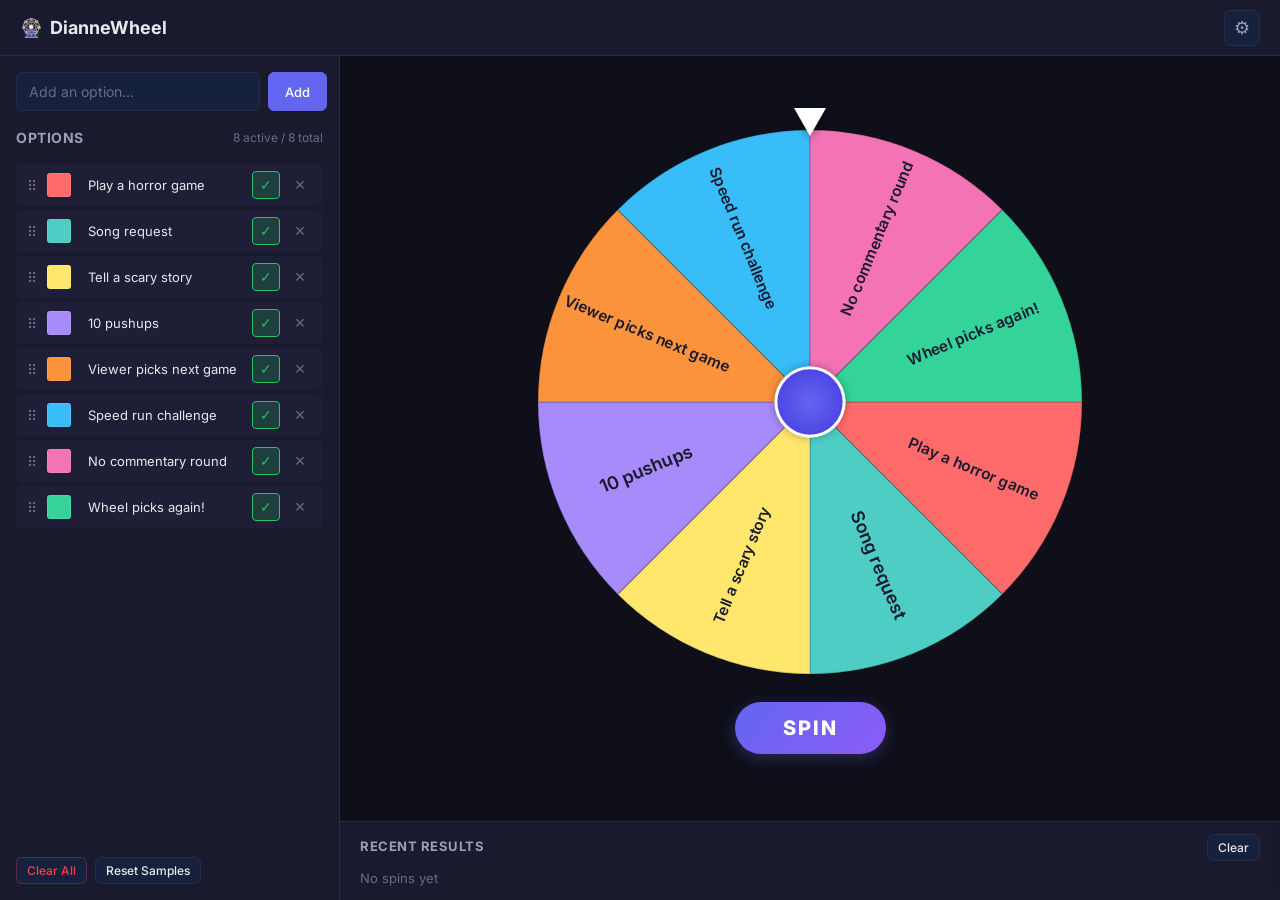
<file: index.html>
<!DOCTYPE html>
<html lang="en">
<head>
  <meta charset="UTF-8">
  <meta name="viewport" content="width=device-width, initial-scale=1.0">
  <title>DianneWheel — Spin Wheel for spookydianne</title>
  <meta name="description" content="Channel point redemption spin wheel for Twitch streamer spookydianne">

  <!-- Preload font -->
  <link rel="preconnect" href="https://fonts.googleapis.com">
  <link rel="preconnect" href="https://fonts.gstatic.com" crossorigin>
  <link href="https://fonts.googleapis.com/css2?family=Inter:wght@400;500;600;700;800&display=swap" rel="stylesheet">

  <link rel="stylesheet" href="css/style.css">
</head>
<body>

<div class="app-layout">

  <!-- ===== Top bar ===== -->
  <header id="top-bar">
    <div class="app-title">
      <span>🎡</span> DianneWheel
    </div>
    <div class="topbar-actions">
      <button id="settings-toggle" class="icon-btn" title="Settings" aria-label="Toggle settings" aria-expanded="false">⚙</button>
    </div>
  </header>

  <!-- ===== Sidebar: Entry editor ===== -->
  <aside id="sidebar">
    <div class="add-form">
      <input type="text" id="add-option-input" placeholder="Add an option..." maxlength="50" aria-label="New option text">
      <button id="add-option-btn" class="btn btn-primary" aria-label="Add option">Add</button>
    </div>

    <div class="options-header">
      <h2>Options</h2>
      <span id="option-count" class="option-count">0 active / 0 total</span>
    </div>

    <div id="options-list" role="list" aria-label="Wheel options"></div>

    <div class="bulk-actions">
      <button id="clear-all-btn" class="btn btn-danger btn-sm">Clear All</button>
      <button id="reset-sample-btn" class="btn btn-sm">Reset Samples</button>
    </div>
  </aside>

  <!-- ===== Main wheel area ===== -->
  <main id="main-area">
    <div class="wheel-container">
      <div class="wheel-pointer" aria-hidden="true"></div>
      <canvas id="wheel-canvas"></canvas>
    </div>
    <button id="spin-btn" aria-label="Spin the wheel">SPIN</button>
  </main>

  <!-- ===== History panel ===== -->
  <section id="history-panel">
    <div class="history-header">
      <h2>Recent Results</h2>
      <button id="clear-history-btn" class="btn btn-sm">Clear</button>
    </div>
    <div id="history-list" aria-live="polite">
      <div class="history-empty">No spins yet</div>
    </div>
  </section>

</div>

<!-- ===== Winner banner (overlay) ===== -->
<div id="winner-banner" role="alert" aria-live="assertive">
  <div class="winner-label">Winner!</div>
  <div id="winner-text"></div>
  <button class="winner-dismiss" onclick="this.parentElement.classList.remove('show')">OK</button>
</div>

<!-- ===== Settings panel (slide-in) ===== -->
<div id="settings-panel" role="dialog" aria-label="Settings">
  <div class="settings-group">
    <h3>Wheel</h3>
    <div class="setting-row">
      <label for="spin-duration">Spin duration</label>
      <div class="range-group">
        <input type="range" id="spin-duration" min="2000" max="10000" step="500">
        <span id="spin-duration-label" class="range-value">5.0s</span>
      </div>
    </div>
    <div class="setting-row">
      <label for="setting-confetti">Confetti</label>
      <div class="toggle-switch">
        <input type="checkbox" id="setting-confetti">
        <span class="toggle-slider"></span>
      </div>
    </div>
    <div class="setting-row">
      <label for="setting-sound">Sound effects</label>
      <div class="toggle-switch">
        <input type="checkbox" id="setting-sound">
        <span class="toggle-slider"></span>
      </div>
    </div>
  </div>

  <div class="settings-group">
    <h3>Display</h3>
    <div class="setting-row">
      <label for="setting-transparent">Transparent background</label>
      <div class="toggle-switch">
        <input type="checkbox" id="setting-transparent">
        <span class="toggle-slider"></span>
      </div>
    </div>
    <div class="setting-row">
      <label for="setting-controls">Show controls</label>
      <div class="toggle-switch">
        <input type="checkbox" id="setting-controls">
        <span class="toggle-slider"></span>
      </div>
    </div>
  </div>

  <div class="settings-group">
    <h3>Data</h3>
    <div style="display: flex; gap: 8px; flex-wrap: wrap;">
      <button id="export-btn" class="btn btn-sm">Export JSON</button>
      <button id="import-btn" class="btn btn-sm">Import JSON</button>
      <input type="file" id="import-input" accept=".json" class="sr-only">
    </div>
  </div>

  <div class="settings-group">
    <h3>Reset</h3>
    <button id="reset-all-btn" class="btn btn-danger btn-sm">Reset Everything</button>
  </div>
</div>

<!-- ===== Notice toast ===== -->
<div id="notice" class="notice" aria-live="polite"></div>

<!-- ===== App script ===== -->
<script type="module" src="js/app.js"></script>

</body>
</html>
</file>
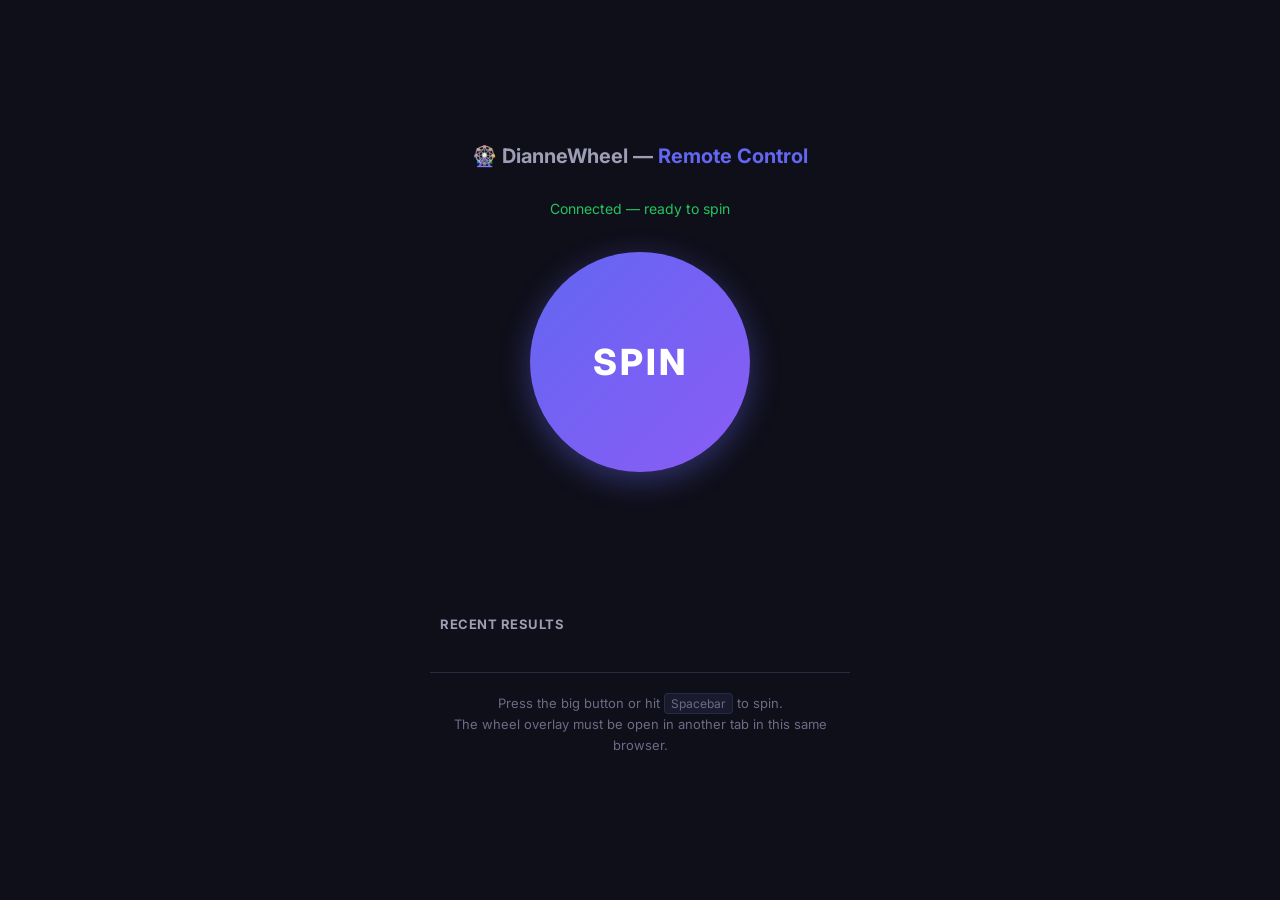
<file: control.html>
<!DOCTYPE html>
<html lang="en">
<head>
  <meta charset="UTF-8">
  <meta name="viewport" content="width=device-width, initial-scale=1.0">
  <title>DianneWheel — Remote Control</title>
  <link rel="preconnect" href="https://fonts.googleapis.com">
  <link rel="preconnect" href="https://fonts.gstatic.com" crossorigin>
  <link href="https://fonts.googleapis.com/css2?family=Inter:wght@400;600;800&display=swap" rel="stylesheet">
  <style>
    *, *::before, *::after { box-sizing: border-box; margin: 0; padding: 0; }

    body {
      font-family: 'Inter', system-ui, sans-serif;
      background: #0f0f1a;
      color: #e8e8f0;
      min-height: 100vh;
      display: flex;
      flex-direction: column;
      align-items: center;
      justify-content: center;
      gap: 32px;
      padding: 24px;
    }

    h1 {
      font-size: 20px;
      font-weight: 700;
      color: #9d9db5;
    }

    h1 span { color: #6366f1; }

    #spin-btn {
      width: 220px;
      height: 220px;
      border-radius: 50%;
      border: none;
      background: linear-gradient(135deg, #6366f1, #8b5cf6);
      color: white;
      font-size: 36px;
      font-weight: 800;
      font-family: inherit;
      letter-spacing: 3px;
      cursor: pointer;
      transition: all 0.2s;
      box-shadow: 0 8px 30px rgba(99, 102, 241, 0.4);
      text-transform: uppercase;
    }

    #spin-btn:hover:not(:disabled) {
      transform: scale(1.05);
      box-shadow: 0 12px 40px rgba(99, 102, 241, 0.5);
    }

    #spin-btn:active:not(:disabled) {
      transform: scale(0.97);
    }

    #spin-btn:disabled {
      opacity: 0.5;
      cursor: not-allowed;
    }

    #status {
      font-size: 14px;
      color: #6b6b85;
      text-align: center;
      min-height: 20px;
    }

    #status.connected { color: #22c55e; }
    #status.error { color: #ef4444; }

    #winner-display {
      text-align: center;
      min-height: 80px;
      display: flex;
      flex-direction: column;
      align-items: center;
      gap: 6px;
    }

    .winner-label {
      font-size: 12px;
      text-transform: uppercase;
      letter-spacing: 2px;
      color: #6366f1;
    }

    .winner-text {
      font-size: 28px;
      font-weight: 800;
      color: #e8e8f0;
    }

    .winner-time {
      font-size: 12px;
      color: #6b6b85;
    }

    #history {
      width: 100%;
      max-width: 400px;
    }

    #history h2 {
      font-size: 13px;
      color: #9d9db5;
      text-transform: uppercase;
      letter-spacing: 0.5px;
      margin-bottom: 8px;
    }

    .history-list {
      display: flex;
      flex-direction: column;
      gap: 4px;
    }

    .history-item {
      display: flex;
      justify-content: space-between;
      padding: 6px 12px;
      background: #1a1a2e;
      border-radius: 6px;
      font-size: 13px;
    }

    .history-item .label { color: #e8e8f0; font-weight: 500; }
    .history-item .time { color: #6b6b85; }

    .hint {
      max-width: 420px;
      text-align: center;
      font-size: 13px;
      color: #6b6b85;
      line-height: 1.6;
      border-top: 1px solid #2a2a42;
      padding-top: 20px;
    }

    kbd {
      background: #1a1a2e;
      border: 1px solid #2a2a42;
      border-radius: 4px;
      padding: 2px 6px;
      font-family: inherit;
      font-size: 12px;
    }
  </style>
</head>
<body>

  <h1><span>🎡</span> DianneWheel — <span id="wheel-name">Remote Control</span></h1>

  <div id="status">Connecting to wheel...</div>

  <button id="spin-btn">SPIN</button>

  <div id="winner-display"></div>

  <div id="history">
    <h2>Recent Results</h2>
    <div class="history-list" id="history-list"></div>
  </div>

  <div class="hint">
    Press the big button or hit <kbd>Spacebar</kbd> to spin.<br>
    The wheel overlay must be open in another tab in this same browser.
  </div>

  <script>
    const spinBtn = document.getElementById('spin-btn');
    const statusEl = document.getElementById('status');
    const winnerEl = document.getElementById('winner-display');
    const historyList = document.getElementById('history-list');

    let channel = null;
    let spinning = false;
    const results = [];

    // Read ?wheel= param so control page connects to the right wheel
    const params = new URLSearchParams(window.location.search);
    const wheelId = params.get('wheel') || 'default';
    const channelName = wheelId === 'default' ? 'diannewheel' : `diannewheel_${wheelId}`;

    // Show which wheel this controls
    if (wheelId !== 'default') {
      document.getElementById('wheel-name').textContent = `${wheelId} wheel`;
    }

    // --- BroadcastChannel setup ---
    try {
      channel = new BroadcastChannel(channelName);
      statusEl.textContent = `Connected — ready to spin${wheelId !== 'default' ? ` (${wheelId})` : ''}`;
      statusEl.className = 'connected';

      channel.onmessage = (e) => {
        if (e.data?.type === 'result') {
          spinning = false;
          spinBtn.disabled = false;
          spinBtn.textContent = 'SPIN';
          showWinner(e.data.winner);
        }
      };
    } catch {
      statusEl.textContent = 'BroadcastChannel not supported in this browser';
      statusEl.className = 'error';
      spinBtn.disabled = true;
    }

    // --- Spin trigger ---
    function triggerSpin() {
      if (spinning || !channel) return;
      spinning = true;
      spinBtn.disabled = true;
      spinBtn.textContent = '...';
      channel.postMessage({ type: 'spin' });

      // Safety timeout: re-enable after 12s in case result message is lost
      setTimeout(() => {
        if (spinning) {
          spinning = false;
          spinBtn.disabled = false;
          spinBtn.textContent = 'SPIN';
        }
      }, 12000);
    }

    spinBtn.addEventListener('click', triggerSpin);

    // Spacebar trigger
    document.addEventListener('keydown', (e) => {
      if (e.code === 'Space') {
        e.preventDefault();
        triggerSpin();
      }
    });

    // --- Display ---
    function showWinner(winner) {
      const time = new Date(winner.timestamp);
      const timeStr = time.toLocaleTimeString([], { hour: '2-digit', minute: '2-digit' });

      winnerEl.innerHTML = `
        <div class="winner-label">Winner!</div>
        <div class="winner-text">${escapeHtml(winner.label)}</div>
        <div class="winner-time">${timeStr}</div>
      `;

      results.unshift(winner);
      if (results.length > 10) results.length = 10;
      renderHistory();
    }

    function renderHistory() {
      if (results.length === 0) {
        historyList.innerHTML = '';
        return;
      }
      historyList.innerHTML = results.map(r => {
        const time = new Date(r.timestamp);
        const timeStr = time.toLocaleTimeString([], { hour: '2-digit', minute: '2-digit' });
        return `<div class="history-item">
          <span class="label">${escapeHtml(r.label)}</span>
          <span class="time">${timeStr}</span>
        </div>`;
      }).join('');
    }

    function escapeHtml(str) {
      const div = document.createElement('div');
      div.textContent = str;
      return div.innerHTML;
    }
  </script>

</body>
</html>
</file>
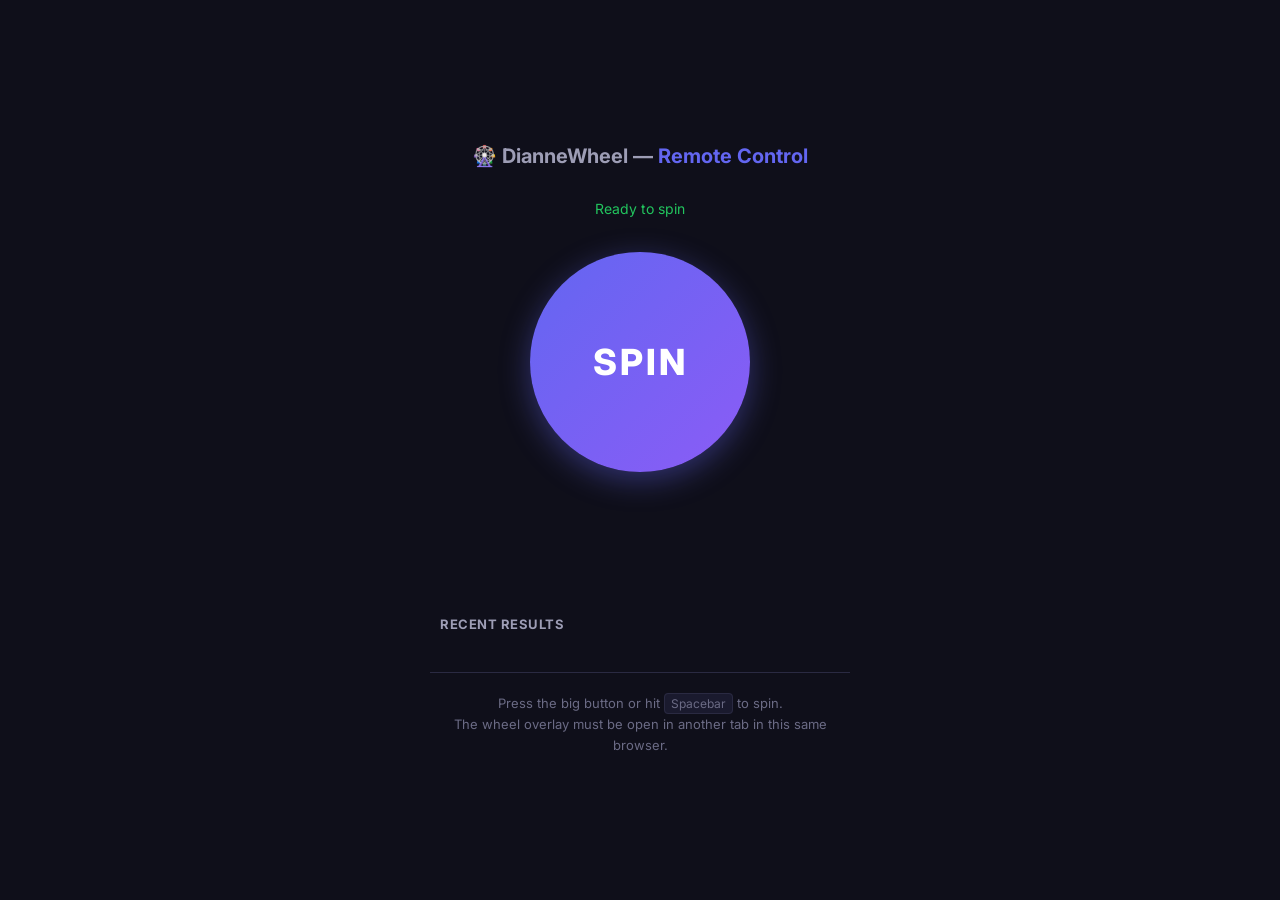
<file: public/control.html>
<!DOCTYPE html>
<html lang="en">
<head>
  <meta charset="UTF-8">
  <meta name="viewport" content="width=device-width, initial-scale=1.0">
  <title>DianneWheel — Remote Control</title>
  <link rel="preconnect" href="https://fonts.googleapis.com">
  <link rel="preconnect" href="https://fonts.gstatic.com" crossorigin>
  <link href="https://fonts.googleapis.com/css2?family=Inter:wght@400;600;800&display=swap" rel="stylesheet">
  <style>
    *, *::before, *::after { box-sizing: border-box; margin: 0; padding: 0; }

    body {
      font-family: 'Inter', system-ui, sans-serif;
      background: #0f0f1a;
      color: #e8e8f0;
      min-height: 100vh;
      display: flex;
      flex-direction: column;
      align-items: center;
      justify-content: center;
      gap: 32px;
      padding: 24px;
    }

    h1 {
      font-size: 20px;
      font-weight: 700;
      color: #9d9db5;
    }

    h1 span { color: #6366f1; }

    #spin-btn {
      width: 220px;
      height: 220px;
      border-radius: 50%;
      border: none;
      background: linear-gradient(135deg, #6366f1, #8b5cf6);
      color: white;
      font-size: 36px;
      font-weight: 800;
      font-family: inherit;
      letter-spacing: 3px;
      cursor: pointer;
      transition: all 0.2s;
      box-shadow: 0 8px 30px rgba(99, 102, 241, 0.4);
      text-transform: uppercase;
    }

    #spin-btn:hover:not(:disabled) {
      transform: scale(1.05);
      box-shadow: 0 12px 40px rgba(99, 102, 241, 0.5);
    }

    #spin-btn:active:not(:disabled) {
      transform: scale(0.97);
    }

    #spin-btn:disabled {
      opacity: 0.5;
      cursor: not-allowed;
    }

    #status {
      font-size: 14px;
      color: #6b6b85;
      text-align: center;
      min-height: 20px;
    }

    #status.connected { color: #22c55e; }
    #status.error { color: #ef4444; }

    #winner-display {
      text-align: center;
      min-height: 80px;
      display: flex;
      flex-direction: column;
      align-items: center;
      gap: 6px;
    }

    .winner-label {
      font-size: 12px;
      text-transform: uppercase;
      letter-spacing: 2px;
      color: #6366f1;
    }

    .winner-text {
      font-size: 28px;
      font-weight: 800;
      color: #e8e8f0;
    }

    .winner-time {
      font-size: 12px;
      color: #6b6b85;
    }

    #history {
      width: 100%;
      max-width: 400px;
    }

    #history h2 {
      font-size: 13px;
      color: #9d9db5;
      text-transform: uppercase;
      letter-spacing: 0.5px;
      margin-bottom: 8px;
    }

    .history-list {
      display: flex;
      flex-direction: column;
      gap: 4px;
    }

    .history-item {
      display: flex;
      justify-content: space-between;
      padding: 6px 12px;
      background: #1a1a2e;
      border-radius: 6px;
      font-size: 13px;
    }

    .history-item .label { color: #e8e8f0; font-weight: 500; }
    .history-item .time { color: #6b6b85; }

    .hint {
      max-width: 420px;
      text-align: center;
      font-size: 13px;
      color: #6b6b85;
      line-height: 1.6;
      border-top: 1px solid #2a2a42;
      padding-top: 20px;
    }

    kbd {
      background: #1a1a2e;
      border: 1px solid #2a2a42;
      border-radius: 4px;
      padding: 2px 6px;
      font-family: inherit;
      font-size: 12px;
    }
  </style>
</head>
<body>

  <h1><span>🎡</span> DianneWheel — <span id="wheel-name">Remote Control</span></h1>

  <div id="status">Connecting to wheel...</div>

  <button id="spin-btn">SPIN</button>

  <div id="winner-display"></div>

  <div id="history">
    <h2>Recent Results</h2>
    <div class="history-list" id="history-list"></div>
  </div>

  <div class="hint">
    Press the big button or hit <kbd>Spacebar</kbd> to spin.<br>
    The wheel overlay must be open in another tab in this same browser.
  </div>

  <script>
    const spinBtn = document.getElementById('spin-btn');
    const statusEl = document.getElementById('status');
    const winnerEl = document.getElementById('winner-display');
    const historyList = document.getElementById('history-list');

    let channel = null;
    let spinning = false;
    const results = [];

    // Read ?wheel= param so control page connects to the right wheel
    const params = new URLSearchParams(window.location.search);
    const wheelId = params.get('wheel') || 'default';
    const channelName = wheelId === 'default' ? 'diannewheel' : `diannewheel_${wheelId}`;

    // Show which wheel this controls
    if (wheelId !== 'default') {
      document.getElementById('wheel-name').textContent = `${wheelId} wheel`;
    }

    // --- BroadcastChannel (fast path for same-browser tabs) ---
    try {
      channel = new BroadcastChannel(channelName);
      channel.onmessage = (e) => {
        if (e.data?.type === 'result') {
          spinning = false;
          spinBtn.disabled = false;
          spinBtn.textContent = 'SPIN';
          showWinner(e.data.winner);
        }
      };
    } catch {
      // BroadcastChannel not available — API relay will handle it
    }

    statusEl.textContent = `Ready to spin${wheelId !== 'default' ? ` (${wheelId})` : ''}`;
    statusEl.className = 'connected';

    // --- Spin trigger ---
    // Sends spin command via both BroadcastChannel (for same-browser)
    // and the API relay (for OBS Browser Source).
    async function triggerSpin() {
      if (spinning) return;
      spinning = true;
      spinBtn.disabled = true;
      spinBtn.textContent = '...';

      // BroadcastChannel — instant for same-browser tabs
      if (channel) {
        channel.postMessage({ type: 'spin' });
      }

      // API relay — reaches OBS Browser Source
      try {
        await fetch('/api/spin', {
          method: 'POST',
          headers: { 'Content-Type': 'application/json' },
          body: JSON.stringify({ wheel: wheelId }),
        });
      } catch {
        // API not available (local dev) — BroadcastChannel is the fallback
      }

      // Safety timeout: re-enable after 12s in case result message is lost
      setTimeout(() => {
        if (spinning) {
          spinning = false;
          spinBtn.disabled = false;
          spinBtn.textContent = 'SPIN';
        }
      }, 12000);
    }

    spinBtn.addEventListener('click', triggerSpin);

    // Spacebar trigger
    document.addEventListener('keydown', (e) => {
      if (e.code === 'Space') {
        e.preventDefault();
        triggerSpin();
      }
    });

    // --- Display ---
    function showWinner(winner) {
      const time = new Date(winner.timestamp);
      const timeStr = time.toLocaleTimeString([], { hour: '2-digit', minute: '2-digit' });

      winnerEl.innerHTML = `
        <div class="winner-label">Winner!</div>
        <div class="winner-text">${escapeHtml(winner.label)}</div>
        <div class="winner-time">${timeStr}</div>
      `;

      results.unshift(winner);
      if (results.length > 10) results.length = 10;
      renderHistory();
    }

    function renderHistory() {
      if (results.length === 0) {
        historyList.innerHTML = '';
        return;
      }
      historyList.innerHTML = results.map(r => {
        const time = new Date(r.timestamp);
        const timeStr = time.toLocaleTimeString([], { hour: '2-digit', minute: '2-digit' });
        return `<div class="history-item">
          <span class="label">${escapeHtml(r.label)}</span>
          <span class="time">${timeStr}</span>
        </div>`;
      }).join('');
    }

    function escapeHtml(str) {
      const div = document.createElement('div');
      div.textContent = str;
      return div.innerHTML;
    }
  </script>

</body>
</html>
</file>
<file: css/style.css>
/* DianneWheel — Spin Wheel for spookydianne */
/* ============================================ */

/* --- Reset & base --- */
*, *::before, *::after {
  box-sizing: border-box;
  margin: 0;
  padding: 0;
}

:root {
  --bg-primary: #0f0f1a;
  --bg-secondary: #1a1a2e;
  --bg-tertiary: #16213e;
  --bg-card: #1e1e36;
  --text-primary: #e8e8f0;
  --text-secondary: #9d9db5;
  --text-muted: #6b6b85;
  --accent: #6366f1;
  --accent-hover: #818cf8;
  --accent-glow: rgba(99, 102, 241, 0.3);
  --danger: #ef4444;
  --success: #22c55e;
  --border: #2a2a42;
  --radius: 10px;
  --radius-sm: 6px;
  --shadow: 0 4px 20px rgba(0, 0, 0, 0.3);
  --font: 'Inter', system-ui, -apple-system, sans-serif;
  --sidebar-width: 340px;
  --topbar-height: 56px;
}

body {
  font-family: var(--font);
  background: var(--bg-primary);
  color: var(--text-primary);
  min-height: 100vh;
  overflow-x: hidden;
  line-height: 1.5;
}

body.transparent-bg {
  background: transparent !important;
}
body.transparent-bg #top-bar,
body.transparent-bg #sidebar,
body.transparent-bg #history-panel {
  background: transparent;
  border-color: transparent;
  box-shadow: none;
}

/* --- Typography --- */
h1, h2, h3 { font-weight: 700; }

/* --- Layout --- */
.app-layout {
  display: grid;
  grid-template-columns: var(--sidebar-width) 1fr;
  grid-template-rows: var(--topbar-height) 1fr auto;
  grid-template-areas:
    "topbar topbar"
    "sidebar main"
    "sidebar history";
  min-height: 100vh;
}

/* Full-width wheel when sidebar is hidden */
.app-layout:has(#sidebar.hidden) {
  grid-template-columns: 1fr;
  grid-template-areas:
    "topbar"
    "main"
    "history";
}

/* --- Top bar --- */
#top-bar {
  grid-area: topbar;
  display: flex;
  align-items: center;
  justify-content: space-between;
  padding: 0 20px;
  background: var(--bg-secondary);
  border-bottom: 1px solid var(--border);
  z-index: 100;
}

#top-bar.overlay-mode {
  background: transparent;
  border-bottom: none;
  position: absolute;
  top: 0;
  right: 0;
  z-index: 100;
  width: auto;
}

#top-bar.overlay-mode .app-title {
  display: none;
}

.app-title {
  font-size: 18px;
  font-weight: 700;
  color: var(--text-primary);
  display: flex;
  align-items: center;
  gap: 8px;
}

.app-title span {
  color: var(--accent);
}

.topbar-actions {
  display: flex;
  gap: 8px;
  align-items: center;
}

/* --- Sidebar --- */
#sidebar {
  grid-area: sidebar;
  background: var(--bg-secondary);
  border-right: 1px solid var(--border);
  display: flex;
  flex-direction: column;
  overflow-y: auto;
  padding: 16px;
  gap: 16px;
}

#sidebar.hidden {
  display: none;
}

/* --- Add option form --- */
.add-form {
  display: flex;
  gap: 8px;
}

.add-form input {
  flex: 1;
  padding: 10px 12px;
  border: 1px solid var(--border);
  border-radius: var(--radius-sm);
  background: var(--bg-tertiary);
  color: var(--text-primary);
  font-size: 14px;
  font-family: var(--font);
  outline: none;
  transition: border-color 0.2s;
}

.add-form input:focus {
  border-color: var(--accent);
  box-shadow: 0 0 0 2px var(--accent-glow);
}

.add-form input::placeholder {
  color: var(--text-muted);
}

/* --- Option list --- */
.options-header {
  display: flex;
  justify-content: space-between;
  align-items: center;
}

.options-header h2 {
  font-size: 14px;
  color: var(--text-secondary);
  text-transform: uppercase;
  letter-spacing: 0.5px;
}

.option-count {
  font-size: 12px;
  color: var(--text-muted);
}

#options-list {
  display: flex;
  flex-direction: column;
  gap: 4px;
  flex: 1;
  overflow-y: auto;
  min-height: 0;
}

.option-item {
  display: flex;
  align-items: center;
  gap: 6px;
  padding: 6px 8px;
  background: var(--bg-card);
  border-radius: var(--radius-sm);
  border: 1px solid transparent;
  transition: all 0.15s;
}

.option-item:hover {
  border-color: var(--border);
}

.option-item.disabled {
  opacity: 0.5;
}

.option-item.dragging {
  opacity: 0.4;
}

.option-item.drag-over {
  border-color: var(--accent);
  background: rgba(99, 102, 241, 0.1);
}

.option-drag-handle {
  cursor: grab;
  color: var(--text-muted);
  font-size: 14px;
  padding: 2px;
  user-select: none;
}

.option-drag-handle:active {
  cursor: grabbing;
}

.option-color {
  width: 28px;
  height: 28px;
  border: none;
  border-radius: 4px;
  cursor: pointer;
  padding: 0;
  background: none;
  flex-shrink: 0;
}

.option-color::-webkit-color-swatch-wrapper {
  padding: 2px;
}

.option-color::-webkit-color-swatch {
  border-radius: 3px;
  border: 1px solid rgba(255,255,255,0.1);
}

.option-label {
  flex: 1;
  padding: 4px 8px;
  border: 1px solid transparent;
  border-radius: 4px;
  background: transparent;
  color: var(--text-primary);
  font-size: 13px;
  font-family: var(--font);
  outline: none;
  min-width: 0;
}

.option-label:focus {
  border-color: var(--accent);
  background: var(--bg-tertiary);
}

.option-toggle {
  width: 28px;
  height: 28px;
  border-radius: 4px;
  border: 1px solid var(--border);
  background: var(--bg-tertiary);
  color: var(--text-muted);
  cursor: pointer;
  font-size: 14px;
  display: flex;
  align-items: center;
  justify-content: center;
  flex-shrink: 0;
  transition: all 0.15s;
}

.option-toggle.on {
  background: rgba(34, 197, 94, 0.2);
  border-color: var(--success);
  color: var(--success);
}

.option-toggle.off {
  background: rgba(239, 68, 68, 0.1);
  border-color: rgba(239, 68, 68, 0.3);
  color: var(--danger);
}

.option-remove {
  width: 28px;
  height: 28px;
  border-radius: 4px;
  border: 1px solid transparent;
  background: transparent;
  color: var(--text-muted);
  cursor: pointer;
  font-size: 18px;
  display: flex;
  align-items: center;
  justify-content: center;
  flex-shrink: 0;
  transition: all 0.15s;
}

.option-remove:hover {
  background: rgba(239, 68, 68, 0.15);
  color: var(--danger);
  border-color: rgba(239, 68, 68, 0.3);
}

/* --- Bulk actions --- */
.bulk-actions {
  display: flex;
  gap: 8px;
  flex-wrap: wrap;
}

/* --- Main wheel area --- */
#main-area {
  grid-area: main;
  display: flex;
  flex-direction: column;
  align-items: center;
  justify-content: center;
  padding: 24px;
  position: relative;
  overflow: hidden;
}

.wheel-container {
  position: relative;
  width: min(65vh, 65vw, 560px);
  aspect-ratio: 1;
  flex-shrink: 0;
}

/* Pointer (triangle at top) */
.wheel-pointer {
  position: absolute;
  top: -14px;
  left: 50%;
  transform: translateX(-50%);
  z-index: 10;
  width: 0;
  height: 0;
  border-left: 16px solid transparent;
  border-right: 16px solid transparent;
  border-top: 28px solid #ffffff;
  filter: drop-shadow(0 2px 4px rgba(0,0,0,0.4));
}

#wheel-canvas {
  cursor: pointer;
  display: block;
}

/* --- Spin button --- */
#spin-btn {
  margin-top: 20px;
  padding: 14px 48px;
  font-size: 20px;
  font-weight: 800;
  font-family: var(--font);
  letter-spacing: 2px;
  text-transform: uppercase;
  background: linear-gradient(135deg, var(--accent), #8b5cf6);
  color: white;
  border: none;
  border-radius: 50px;
  cursor: pointer;
  transition: all 0.2s;
  box-shadow: 0 4px 15px var(--accent-glow);
}

#spin-btn:hover:not(:disabled) {
  transform: translateY(-2px);
  box-shadow: 0 6px 25px var(--accent-glow);
}

#spin-btn:active:not(:disabled) {
  transform: translateY(0);
}

#spin-btn:disabled {
  opacity: 0.5;
  cursor: not-allowed;
}

/* --- Winner banner --- */
#winner-banner {
  position: fixed;
  top: 50%;
  left: 50%;
  transform: translate(-50%, -50%) scale(0.8);
  background: linear-gradient(135deg, var(--bg-secondary), var(--bg-tertiary));
  border: 2px solid var(--accent);
  border-radius: 16px;
  padding: 32px 48px;
  text-align: center;
  z-index: 1000;
  opacity: 0;
  pointer-events: none;
  transition: all 0.4s cubic-bezier(0.34, 1.56, 0.64, 1);
  box-shadow: 0 20px 60px rgba(0, 0, 0, 0.5), 0 0 40px var(--accent-glow);
}

#winner-banner.show {
  opacity: 1;
  transform: translate(-50%, -50%) scale(1);
  pointer-events: auto;
}

#winner-banner.hidden {
  display: none;
}

.winner-label {
  font-size: 12px;
  text-transform: uppercase;
  letter-spacing: 2px;
  color: var(--accent);
  margin-bottom: 8px;
}

#winner-text {
  font-size: 32px;
  font-weight: 800;
  color: var(--text-primary);
  line-height: 1.2;
}

.winner-dismiss {
  margin-top: 16px;
  padding: 8px 24px;
  background: var(--accent);
  color: white;
  border: none;
  border-radius: 20px;
  cursor: pointer;
  font-family: var(--font);
  font-size: 13px;
  font-weight: 600;
  transition: background 0.2s;
}

.winner-dismiss:hover {
  background: var(--accent-hover);
}

/* --- History panel --- */
#history-panel {
  grid-area: history;
  background: var(--bg-secondary);
  border-top: 1px solid var(--border);
  padding: 12px 20px;
  max-height: 200px;
  overflow-y: auto;
}

#history-panel.hidden {
  display: none;
}

.history-header {
  display: flex;
  justify-content: space-between;
  align-items: center;
  margin-bottom: 8px;
}

.history-header h2 {
  font-size: 13px;
  color: var(--text-secondary);
  text-transform: uppercase;
  letter-spacing: 0.5px;
}

#history-list {
  display: flex;
  flex-wrap: wrap;
  gap: 6px;
}

.history-item {
  display: flex;
  align-items: center;
  gap: 8px;
  padding: 4px 12px;
  background: var(--bg-card);
  border-radius: 20px;
  font-size: 13px;
}

.history-item.latest {
  background: rgba(99, 102, 241, 0.15);
  border: 1px solid rgba(99, 102, 241, 0.3);
}

.history-label {
  color: var(--text-primary);
  font-weight: 500;
}

.history-time {
  color: var(--text-muted);
  font-size: 11px;
}

.history-empty {
  color: var(--text-muted);
  font-size: 13px;
}

/* --- Settings panel --- */
#settings-panel {
  position: fixed;
  top: var(--topbar-height);
  right: -360px;
  width: 340px;
  height: calc(100vh - var(--topbar-height));
  background: var(--bg-secondary);
  border-left: 1px solid var(--border);
  padding: 20px;
  overflow-y: auto;
  transition: right 0.3s ease;
  z-index: 200;
  box-shadow: -4px 0 20px rgba(0, 0, 0, 0.3);
  display: flex;
  flex-direction: column;
  gap: 16px;
}

#settings-panel.open {
  right: 0;
}

.settings-group {
  display: flex;
  flex-direction: column;
  gap: 12px;
}

.settings-group h3 {
  font-size: 13px;
  color: var(--text-secondary);
  text-transform: uppercase;
  letter-spacing: 0.5px;
  padding-bottom: 4px;
  border-bottom: 1px solid var(--border);
}

.setting-row {
  display: flex;
  justify-content: space-between;
  align-items: center;
  gap: 12px;
}

.setting-row label {
  font-size: 14px;
  color: var(--text-primary);
}

.setting-row input[type="range"] {
  width: 120px;
  accent-color: var(--accent);
}

.setting-row .range-group {
  display: flex;
  align-items: center;
  gap: 8px;
}

.range-value {
  font-size: 13px;
  color: var(--text-secondary);
  min-width: 30px;
  text-align: right;
}

/* Toggle switch */
.toggle-switch {
  position: relative;
  width: 44px;
  height: 24px;
}

.toggle-switch input {
  opacity: 0;
  width: 0;
  height: 0;
}

.toggle-slider {
  position: absolute;
  inset: 0;
  background: var(--bg-tertiary);
  border: 1px solid var(--border);
  border-radius: 12px;
  cursor: pointer;
  transition: all 0.2s;
}

.toggle-slider::before {
  content: '';
  position: absolute;
  top: 2px;
  left: 2px;
  width: 18px;
  height: 18px;
  background: var(--text-muted);
  border-radius: 50%;
  transition: all 0.2s;
}

.toggle-switch input:checked + .toggle-slider {
  background: var(--accent);
  border-color: var(--accent);
}

.toggle-switch input:checked + .toggle-slider::before {
  transform: translateX(20px);
  background: white;
}

.toggle-switch input:focus-visible + .toggle-slider {
  box-shadow: 0 0 0 2px var(--accent-glow);
}

/* --- Buttons --- */
.btn {
  padding: 8px 16px;
  border-radius: var(--radius-sm);
  border: 1px solid var(--border);
  background: var(--bg-tertiary);
  color: var(--text-primary);
  cursor: pointer;
  font-family: var(--font);
  font-size: 13px;
  font-weight: 500;
  transition: all 0.15s;
  display: inline-flex;
  align-items: center;
  gap: 6px;
}

.btn:hover {
  background: var(--bg-card);
  border-color: var(--accent);
}

.btn:focus-visible {
  outline: 2px solid var(--accent);
  outline-offset: 2px;
}

.btn-primary {
  background: var(--accent);
  border-color: var(--accent);
  color: white;
}

.btn-primary:hover {
  background: var(--accent-hover);
}

.btn-danger {
  border-color: rgba(239, 68, 68, 0.3);
  color: var(--danger);
}

.btn-danger:hover {
  background: rgba(239, 68, 68, 0.15);
  border-color: var(--danger);
}

.btn-sm {
  padding: 5px 10px;
  font-size: 12px;
}

/* --- Icon buttons --- */
.icon-btn {
  width: 36px;
  height: 36px;
  border-radius: var(--radius-sm);
  border: 1px solid var(--border);
  background: var(--bg-tertiary);
  color: var(--text-secondary);
  cursor: pointer;
  display: flex;
  align-items: center;
  justify-content: center;
  font-size: 18px;
  transition: all 0.15s;
}

.icon-btn:hover {
  background: var(--bg-card);
  color: var(--text-primary);
  border-color: var(--accent);
}

.icon-btn:focus-visible {
  outline: 2px solid var(--accent);
  outline-offset: 2px;
}

/* --- Notice toast --- */
.notice {
  position: fixed;
  bottom: -60px;
  left: 50%;
  transform: translateX(-50%);
  padding: 10px 24px;
  border-radius: 20px;
  font-size: 14px;
  font-weight: 500;
  z-index: 9000;
  transition: bottom 0.3s ease;
  pointer-events: none;
}

.notice.show {
  bottom: 24px;
}

.notice.success {
  background: rgba(34, 197, 94, 0.2);
  border: 1px solid var(--success);
  color: var(--success);
}

.notice.error {
  background: rgba(239, 68, 68, 0.2);
  border: 1px solid var(--danger);
  color: var(--danger);
}

/* --- Hidden file input --- */
.sr-only {
  position: absolute;
  width: 1px;
  height: 1px;
  overflow: hidden;
  clip: rect(0 0 0 0);
  white-space: nowrap;
}

/* --- Responsive --- */
@media (max-width: 900px) {
  .app-layout {
    grid-template-columns: 1fr;
    grid-template-rows: var(--topbar-height) auto 1fr auto;
    grid-template-areas:
      "topbar"
      "sidebar"
      "main"
      "history";
  }

  #sidebar {
    border-right: none;
    border-bottom: 1px solid var(--border);
    max-height: 300px;
    overflow-y: auto;
  }

  .wheel-container {
    width: min(80vw, 80vh, 500px);
    height: min(80vw, 80vh, 500px);
  }
}

@media (max-width: 600px) {
  :root {
    --sidebar-width: 100%;
  }

  #settings-panel {
    width: 100%;
    right: -100%;
  }

  #spin-btn {
    padding: 12px 36px;
    font-size: 16px;
  }
}

/* --- Focus visible for accessibility --- */
*:focus-visible {
  outline: 2px solid var(--accent);
  outline-offset: 2px;
}

input:focus-visible,
button:focus-visible {
  outline: 2px solid var(--accent);
  outline-offset: 2px;
}

/* =============================================
   OVERLAY MODE — for OBS Browser Source
   =============================================
   Strips the entire layout to just:
   - wheel (centered, fills viewport)
   - pointer
   - spin button (floating bottom)
   - winner banner
   - settings gear (small floating button)
   Everything else is hidden.
   Activate via ?overlay=true URL param or the
   "Show controls" toggle in settings.
*/

body.overlay-mode {
  background: transparent;
  overflow: hidden;
}

body.overlay-mode .app-layout {
  display: block;
}

body.overlay-mode #sidebar,
body.overlay-mode #history-panel {
  display: none !important;
}

body.overlay-mode #top-bar {
  position: fixed;
  top: 8px;
  right: 8px;
  left: auto;
  width: auto;
  background: transparent;
  border: none;
  z-index: 100;
  padding: 0;
}

body.overlay-mode #top-bar .app-title {
  display: none;
}

/* Make the settings gear subtle in overlay */
body.overlay-mode .icon-btn {
  background: rgba(30, 30, 54, 0.6);
  border-color: rgba(255, 255, 255, 0.1);
  backdrop-filter: blur(4px);
  opacity: 0.4;
  transition: opacity 0.2s;
}

body.overlay-mode .icon-btn:hover {
  opacity: 1;
}

body.overlay-mode #main-area {
  position: fixed;
  inset: 0;
  display: flex;
  flex-direction: column;
  align-items: center;
  justify-content: center;
  padding: 40px 20px 20px;
}

body.overlay-mode .wheel-container {
  width: min(85vh, 85vw, 800px);
}

body.overlay-mode #spin-btn {
  position: fixed;
  bottom: 24px;
  left: 50%;
  transform: translateX(-50%);
  z-index: 50;
  opacity: 0.7;
  transition: opacity 0.2s, transform 0.2s;
}

body.overlay-mode #spin-btn:hover:not(:disabled) {
  opacity: 1;
  transform: translateX(-50%) translateY(-2px);
}

/* Winner banner adjustments for overlay */
body.overlay-mode #winner-banner {
  background: rgba(26, 26, 46, 0.9);
  backdrop-filter: blur(12px);
}

/* --- Scrollbar styling --- */
::-webkit-scrollbar {
  width: 6px;
}
::-webkit-scrollbar-track {
  background: transparent;
}
::-webkit-scrollbar-thumb {
  background: var(--border);
  border-radius: 3px;
}
::-webkit-scrollbar-thumb:hover {
  background: var(--text-muted);
}
</file>
